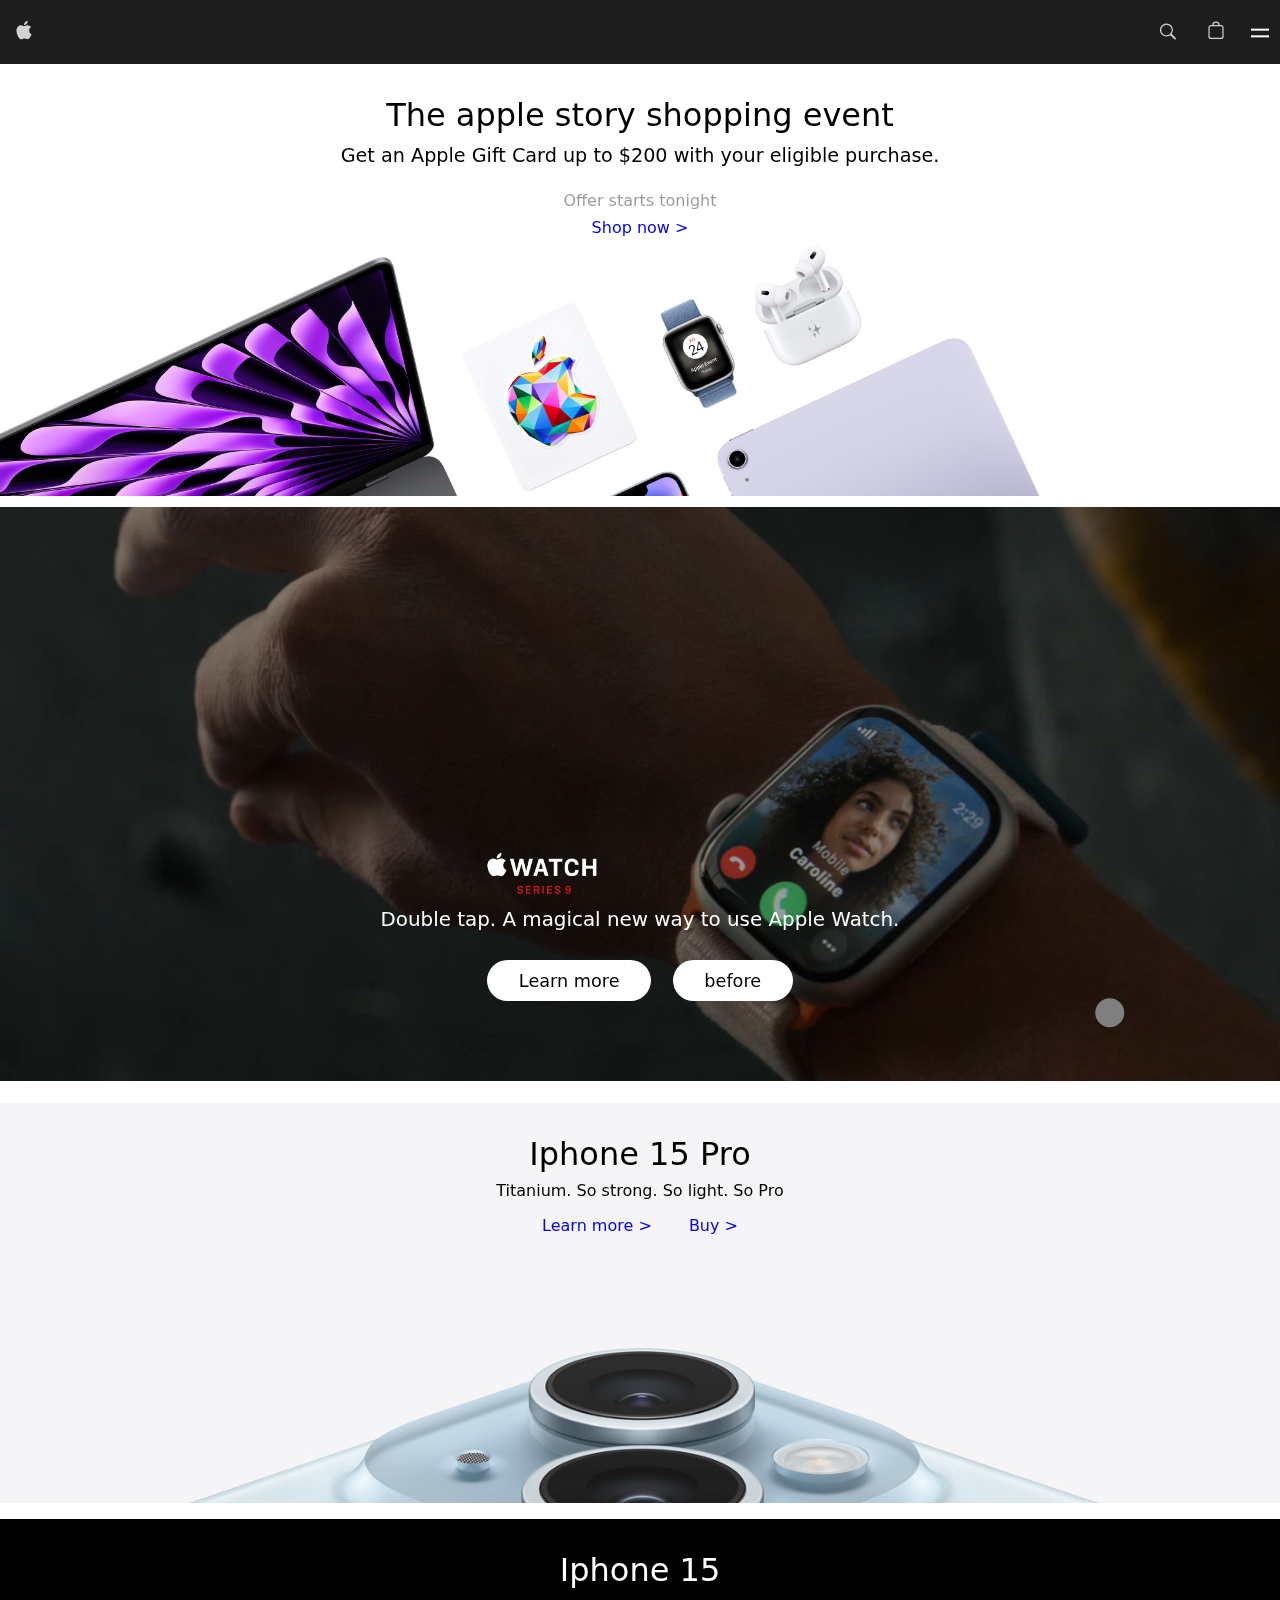
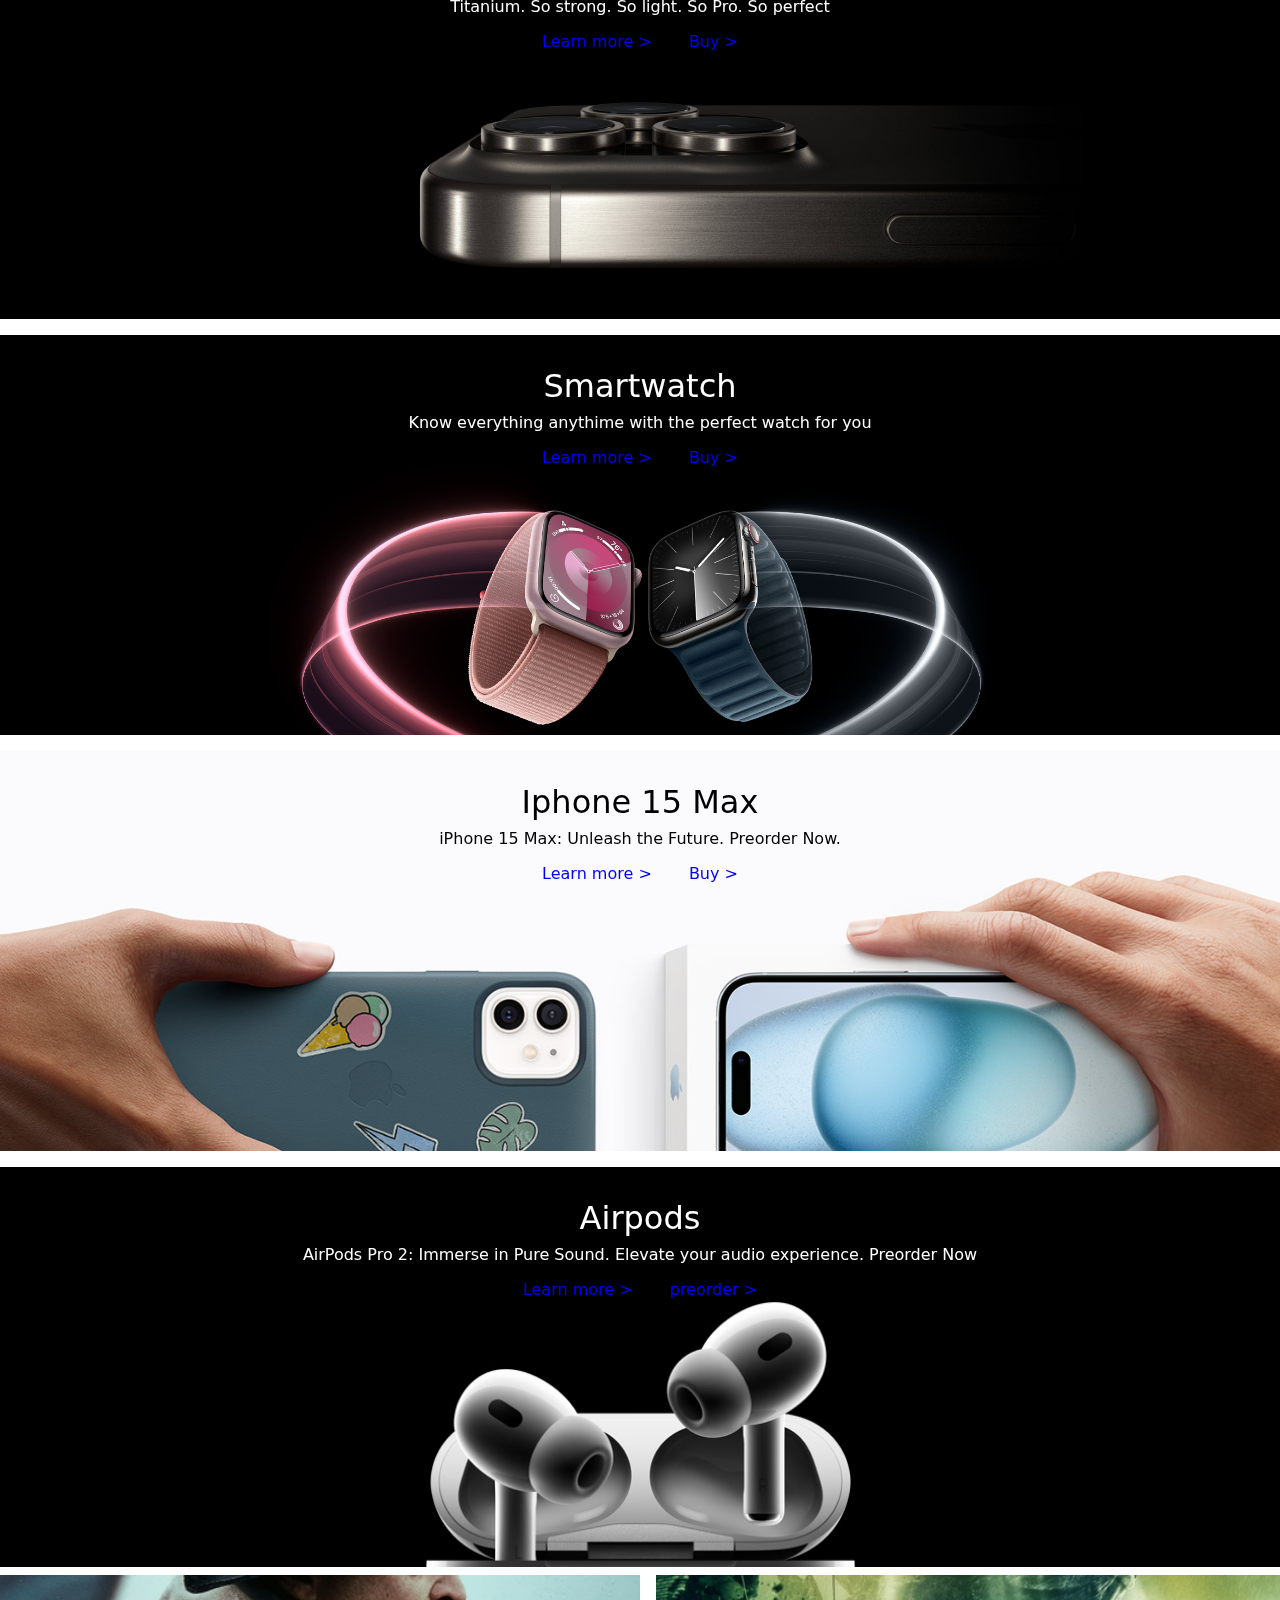
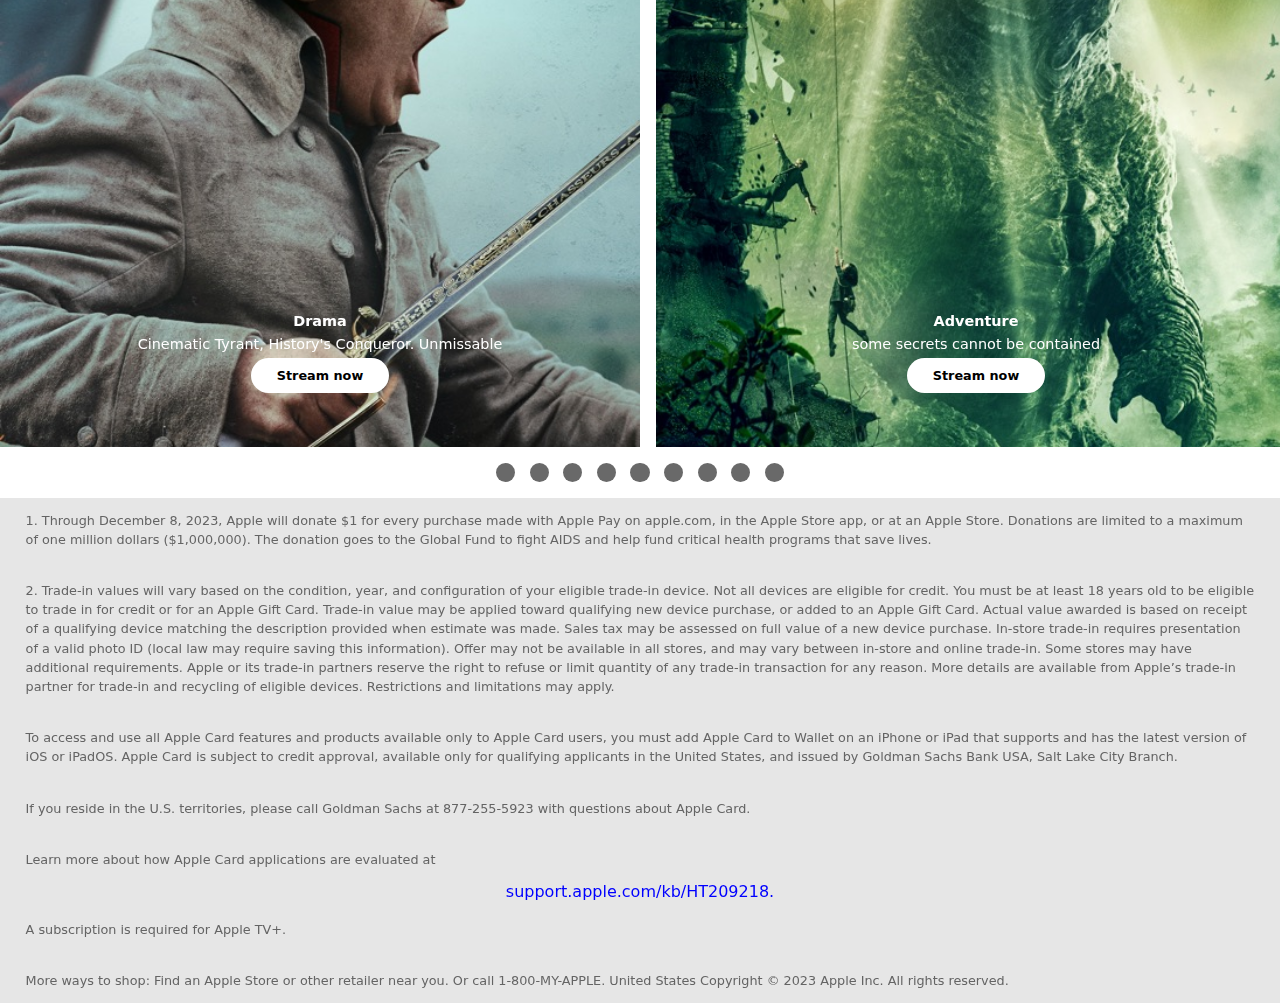
<file: index.html>
<!DOCTYPE html>
<html lang="en">
    
<head>
<meta charset="UTF-8">
<meta name="viewport" content="width=device-width, initial-scale=1.0">
<title>Apple</title>
<link rel="stylesheet" href="./css/pagina1.css">
<link rel="stylesheet" href="./css/main.css">
</head>

<body>
<main>
<!---------------->
<!--De Navigatie-->
<!---------------->
<header>
        <nav>
            <!-- Logo -->
            <svg height="48" viewBox="0 0 17 48" width="17" xmlns="http://www.w3.org/2000/svg"> <a href="./index.html"></a><path d="m15.5752 19.0792a4.2055 4.2055 0 0 0 -2.01 3.5376 4.0931 4.0931 0 0 0 2.4908 3.7542 9.7779 9.7779 0 0 1 -1.2755 2.6351c-.7941 1.1431-1.6244 2.2862-2.8878 2.2862s-1.5883-.734-3.0443-.734c-1.42 0-1.9252.7581-3.08.7581s-1.9611-1.0589-2.8876-2.3584a11.3987 11.3987 0 0 1 -1.9373-6.1487c0-3.61 2.3464-5.523 4.6566-5.523 1.2274 0 2.25.8062 3.02.8062.734 0 1.8771-.8543 3.2729-.8543a4.3778 4.3778 0 0 1 3.6822 1.841zm-6.8586-2.0456a1.3865 1.3865 0 0 1 -.2527-.024 1.6557 1.6557 0 0 1 -.0361-.337 4.0341 4.0341 0 0 1 1.0228-2.5148 4.1571 4.1571 0 0 1 2.7314-1.4078 1.7815 1.7815 0 0 1 .0361.373 4.1487 4.1487 0 0 1 -.9867 2.587 3.6039 3.6039 0 0 1 -2.5148 1.3236z"></path></svg>
            <!-- Zoekbalk -->
            <svg height="48" viewBox="0 0 17 48" width="17" xmlns="http://www.w3.org/2000/svg"><path d="m16.2294 29.9556-4.1755-4.0821a6.4711 6.4711 0 1 0 -1.2839 1.2625l4.2005 4.1066a.9.9 0 1 0 1.2588-1.287zm-14.5294-8.0017a5.2455 5.2455 0 1 1 5.2455 5.2527 5.2549 5.2549 0 0 1 -5.2455-5.2527z"></path></svg>
            <!-- Map -->
            <svg height="48" viewBox="0 0 17 48" width="17" xmlns="http://www.w3.org/2000/svg"><path d="m13.4575 16.9268h-1.1353a3.8394 3.8394 0 0 0 -7.6444 0h-1.1353a2.6032 2.6032 0 0 0 -2.6 2.6v8.9232a2.6032 2.6032 0 0 0 2.6 2.6h9.915a2.6032 2.6032 0 0 0 2.6-2.6v-8.9231a2.6032 2.6032 0 0 0 -2.6-2.6001zm-4.9575-2.2768a2.658 2.658 0 0 1 2.6221 2.2764h-5.2442a2.658 2.658 0 0 1 2.6221-2.2764zm6.3574 13.8a1.4014 1.4014 0 0 1 -1.4 1.4h-9.9149a1.4014 1.4014 0 0 1 -1.4-1.4v-8.9231a1.4014 1.4014 0 0 1 1.4-1.4h9.915a1.4014 1.4014 0 0 1 1.4 1.4z"></path></svg>            
            <!-- Hamburger menu icon -->
            
            <button>
                <span></span>
                <span></span>
            </button>
        </nav>        
</header>

<!--Dropdown menu-->
<nav>
    <ul>
        <li><a href="./index.html">Pagina 1</a></li>
        <li><a href="./html/2e_Pagina.html">Pagina 2</a></li>
        <li><a href="ink_to_Iphone">iPhone</a></li>
        <li><a href="ink_to_Watch">Watch</a></li>
        <li><a href="ink_to_Vision">Vision</a></li>
        <li><a href="ink_to_Airpods">Airpods</a></li>
        <li><a href="ink_to_TV&Home">TV & Home</a></li>
        <li><a href="ink_to_Entertainment">Entertainment</a></li>
        <li><a href="ink_to_Accessories">Accessories</a></li>
        <li><a href="ink_to_Mac">Support</a></li>
        <li><button onclick="setTheme('light')">Light</button></li>
        <li><button onclick="setTheme('dark')">Dark</button></li>
        <li><button onclick="setTheme('custom')">Custom</button></li>
    </ul>
</nav>


<!---------------->
<!----Homepagina--->
<!---------------->
<section>
    <h1> The apple story shopping event </h1>
        <h2> Get an Apple Gift Card up to $200 with your eligible purchase. </h2>
            <p> Offer starts tonight </p>
        <a href="./html/2e_Pagina.html"> Shop now &gt; </a> 
    <img src="./foto/ase-hero-202311.jpg" alt="">
</section>





<!---------------->
<!----Artikel 1--->
<!---------------->
<article>
    <img src="./foto/Logo/hero_logo_apple_watch_series_9__eg5xcrxghuaa_largetall-1.png" alt="">
    <video id="myVideo" src="./video/small_2x.mp4"></video>
    <h2> Double tap. A magical new way to use Apple Watch.</h2>
    <div>
        <a href="./html/link.html"> Learn more </a> 
        <a href="./html/link.html"> before </a>
    </div>
    <button onclick="toggleVideo()"></button>
</article>







<!--@@@@@@@@@@@@@@@@@-->
<!--Artikel collectie-->
<!--@@@@@@@@@@@@@@@@@-->
<ul>
    <li>
        <h3> Iphone 15 Pro</h3>
        <p> Titanium. So strong. So light. So Pro</p>
        <a href="./html/link.html"> Learn more &gt; </a> 
        <a href="./html/link.html"> Buy &gt;</a>
    </li>

    <li>
        <h3> Iphone 15</h3>
        <p> Titanium. So strong. So light. So Pro. So perfect</p>
        <a href="./html/link.html"> Learn more &gt; </a> 
        <a href="./html/link.html"> Buy &gt;</a>
    </li>

    <li>
        <h3> Smartwatch</h3>
        <p> Know everything anythime with the perfect watch for you</p>
        <a href="./html/link.html"> Learn more &gt; </a> 
        <a href="./html/link.html"> Buy &gt;</a>
    </li>

    <li>
        <h3> Iphone 15 Max</h3>
        <p> iPhone 15 Max: Unleash the Future. Preorder Now.</p>
        <a href="./html/link.html"> Learn more &gt; </a> 
        <a href="./html/link.html"> Buy &gt;</a>
    </li>

    <li>
        <h3> Airpods</h3>
        <p> AirPods Pro 2: Immerse in Pure Sound. Elevate your audio experience. Preorder Now</p>
        <a href="./html/link.html"> Learn more &gt; </a> 
        <a href="./html/link.html"> preorder &gt;</a>
    </li>

</ul>

<!---------------->
<!----Film 1--->
<!---------------->

<nav id="bolletjesAndAutoScroll" class="caroCarrousel" aria-label="Voorbeeld met bolletjes en auto-scroll na bepaalde tijd" tabIndex="-1">
    <ul>
        <li id="element1">
        <h3> Drama</h3>
        <p> Cinematic Tyrant, History's Conqueror. Unmissable</p>
        <a> Stream now</a>
        </li>
        
        <li id="element2">
        <h3> Adventure</h3>
        <p> some secrets cannot be contained</p>
        <a> Stream now</a>

        <li id="element3">         
        <h3> Drama</h3>
        <p> A new gold rush begins now</p>
        <a> Stream now</a></li>

        <li id="element4">           
        <h3> Comedy</h3>
        <p> A true story of friends</p>
        <a> Stream now</a></li>

        <li id="element5">
        <h3> Comedy</h3>
        <p> Alchemy in love </p>
        <a> Stream now</a></li>

        <li id="element6">            
        <h3> Adventure</h3>
        <p> How she became a star</p>
        <a> Stream now</a></li>

        <li id="element7">            
        <h3> Adventure</h3>
        <p> Marry Christmess </p>
        <a> Stream now</a></li>

        <li id="element8">            
        <h3> adventure</h3>
        <p> The reallest dog of all time</p>
        <a> Stream now</a></li>
        
        <li id="element9">            
        <h3> adventure</h3>
        <p> The race of all time </p>
        <a> Stream now</a></li>
    </ul>
  
    <ul>
      <li><a href="#element1" aria-label="go to element1"></a></li>
      <li><a href="#element2" aria-label="go to element2"></a></li>
      <li><a href="#element3" aria-label="go to element3"></a></li>
      <li><a href="#element4" aria-label="go to element4"></a></li>
      <li><a href="#element5" aria-label="go to element5"></a></li>
      <li><a href="#element6" aria-label="go to element6"></a></li>
      <li><a href="#element7" aria-label="go to element7"></a></li>
      <li><a href="#element8" aria-label="go to element8"></a></li>
      <li><a href="#element9" aria-label="go to element9"></a></li>
  </ul>
</nav>

<footer>
    <p> 1. Through December 8, 2023, Apple will donate $1 for every purchase made with Apple Pay on apple.com, in the Apple Store app, or at an Apple Store. Donations are limited to a maximum of one million dollars ($1,000,000). The donation goes to the Global Fund to fight AIDS and help fund critical health programs that save lives. </p>
    <p> 2. Trade-in values will vary based on the condition, year, and configuration of your eligible trade-in device. Not all devices are eligible for credit. You must be at least 18 years old to be eligible to trade in for credit or for an Apple Gift Card. Trade-in value may be applied toward qualifying new device purchase, or added to an Apple Gift Card. Actual value awarded is based on receipt of a qualifying device matching the description provided when estimate was made. Sales tax may be assessed on full value of a new device purchase. In-store trade-in requires presentation of a valid photo ID (local law may require saving this information). Offer may not be available in all stores, and may vary between in-store and online trade-in. Some stores may have additional requirements. Apple or its trade-in partners reserve the right to refuse or limit quantity of any trade-in transaction for any reason. More details are available from Apple’s trade-in partner for trade-in and recycling of eligible devices. Restrictions and limitations may apply. </p>
    <p> To access and use all Apple Card features and products available only to Apple Card users, you must add Apple Card to Wallet on an iPhone or iPad that supports and has the latest version of iOS or iPadOS. Apple Card is subject to credit approval, available only for qualifying applicants in the United States, and issued by Goldman Sachs Bank USA, Salt Lake City Branch. </p>
    <p> If you reside in the U.S. territories, please call Goldman Sachs at 877-255-5923 with questions about Apple Card. </p>
    <p> Learn more about how Apple Card applications are evaluated at </p>
    
    <a href="./index.html"> support.apple.com/kb/HT209218.</a>
    <p> A subscription is required for Apple TV+.</p>

    <P> More ways to shop: Find an Apple Store or other retailer near you. Or call 1-800-MY-APPLE.
    United States
    Copyright © 2023 Apple Inc. All rights reserved.</p>

</footer>

</main>

<script src="/javascript/script.js"></script>

</body>
</html>
</file>
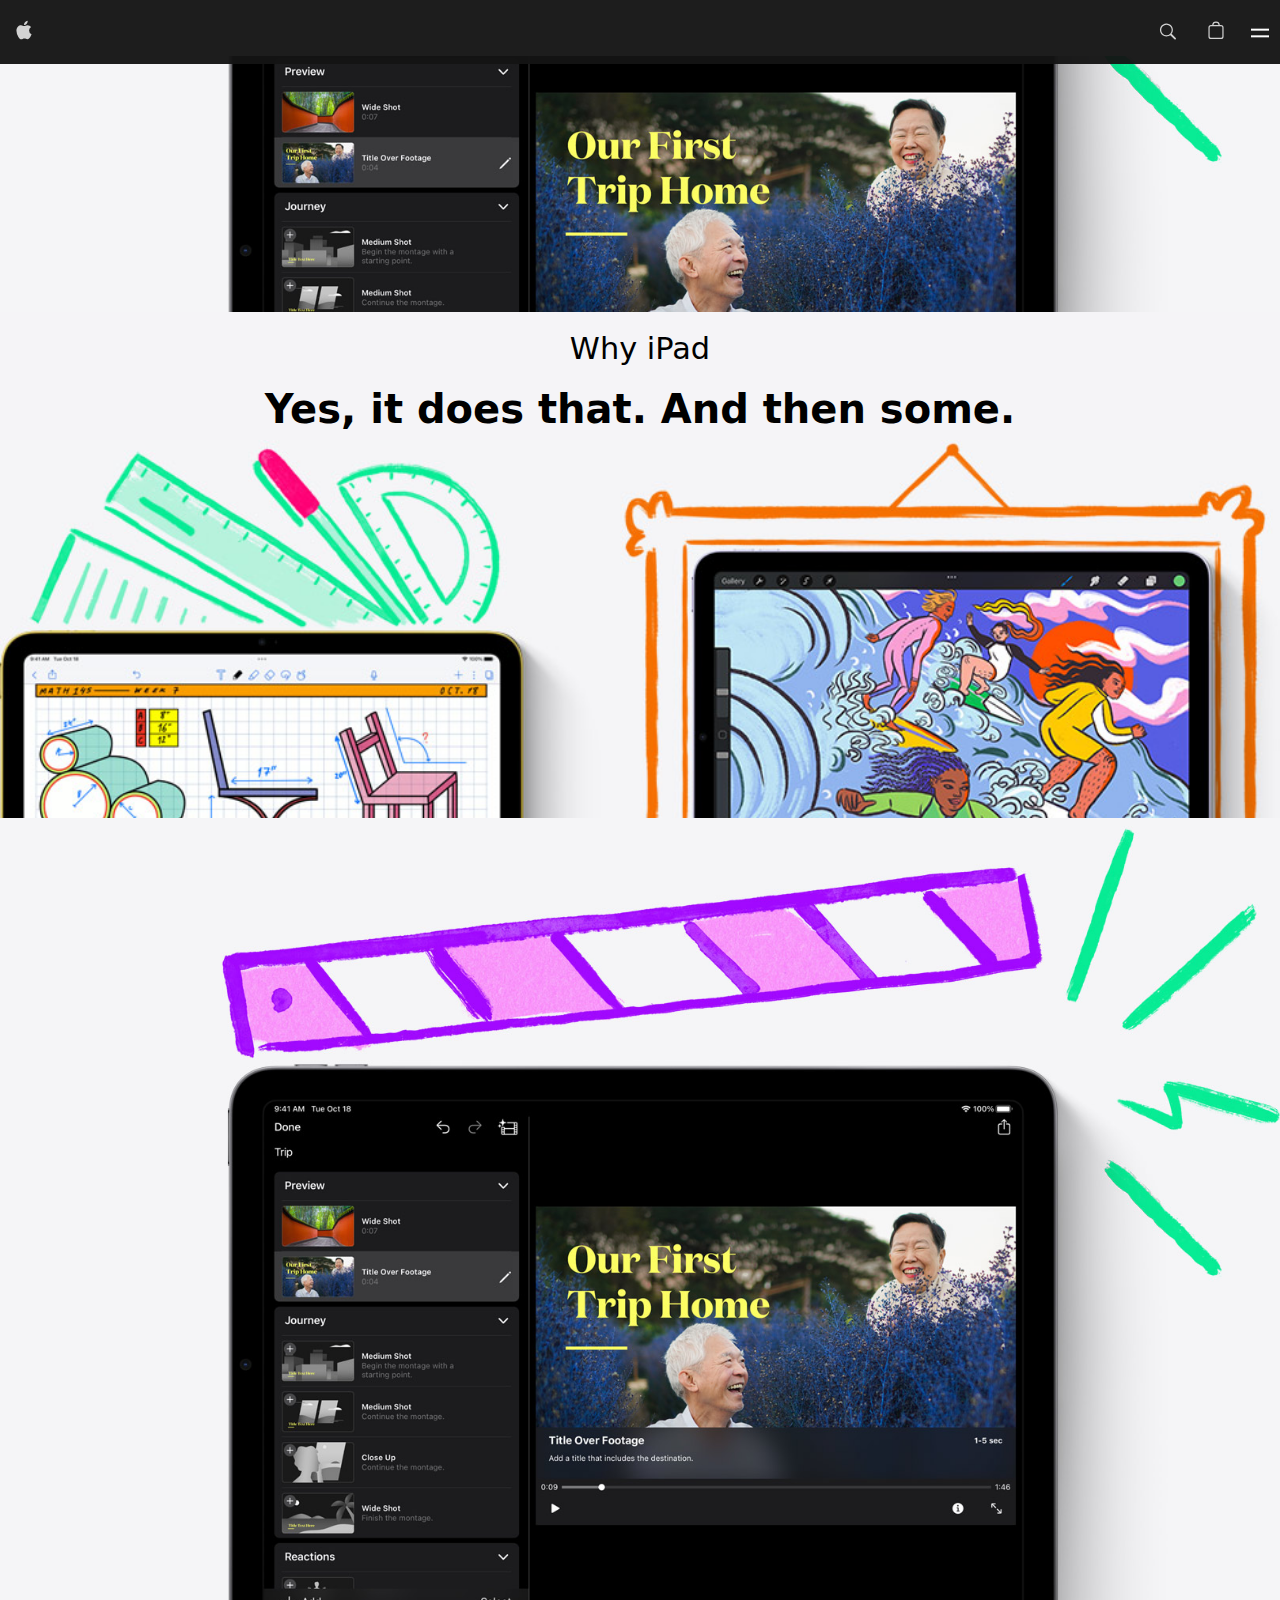
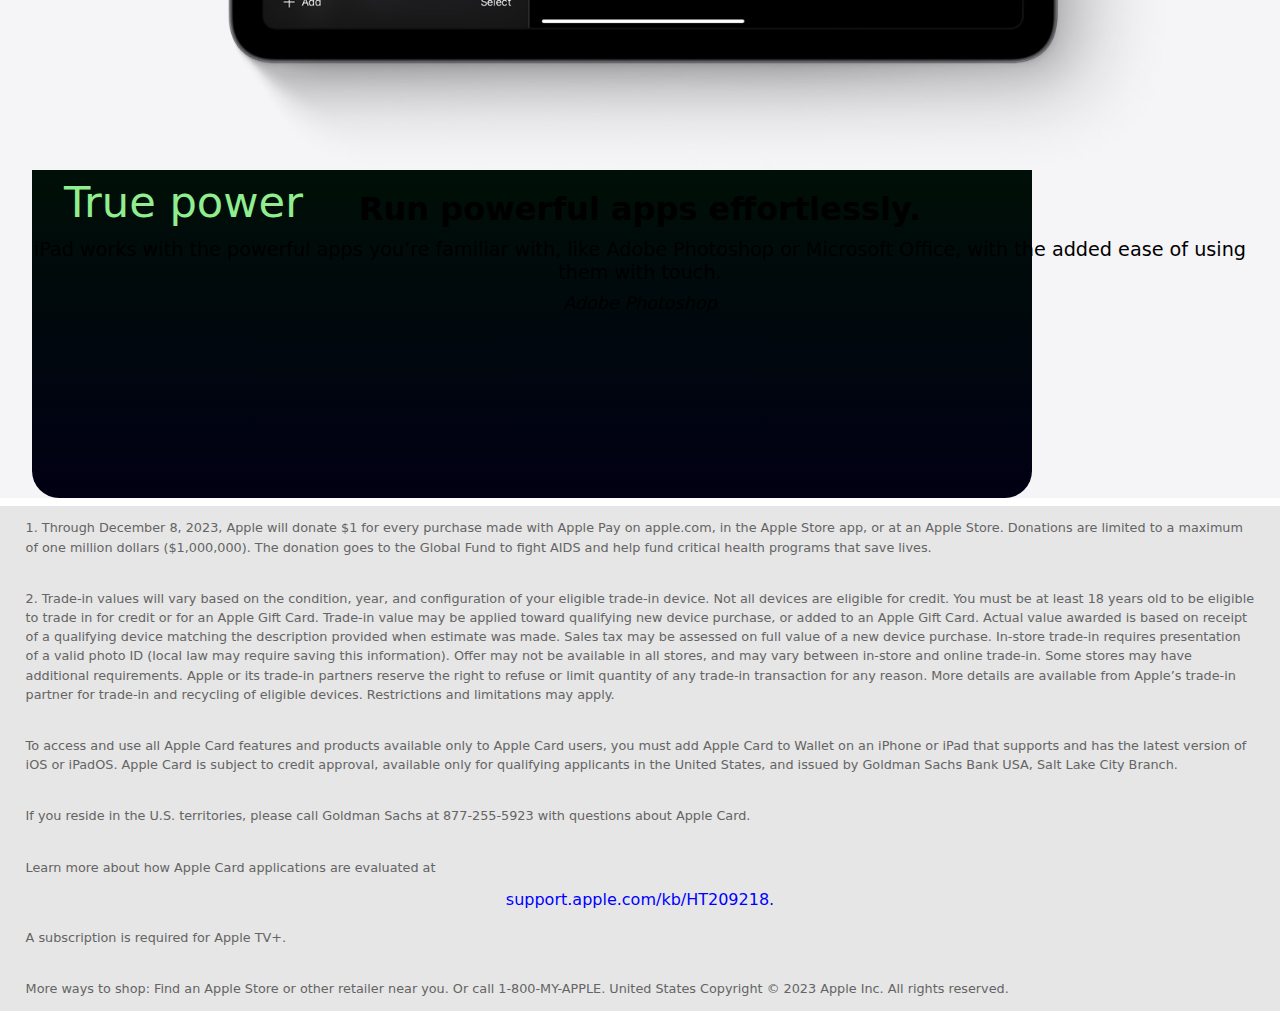
<file: html/2e_Pagina.html>
<!DOCTYPE html>
<html lang="en">
<head>
    <meta charset="UTF-8">
    <meta name="viewport" content="width=device-width, initial-scale=1.0">
    <title>Tweede pagina</title>
    <link rel="stylesheet" href="../css/pagina2.css">
    <link rel="stylesheet" href="../css/main.css">
</head>
<body>

<main>


<!---------------->
<!--De Navigatie-->
<!---------------->
<header>
    <nav>
        <!-- Logo -->
        <svg height="48" viewBox="0 0 17 48" width="17" xmlns="http://www.w3.org/2000/svg"> <a href="./index.html"></a><path d="m15.5752 19.0792a4.2055 4.2055 0 0 0 -2.01 3.5376 4.0931 4.0931 0 0 0 2.4908 3.7542 9.7779 9.7779 0 0 1 -1.2755 2.6351c-.7941 1.1431-1.6244 2.2862-2.8878 2.2862s-1.5883-.734-3.0443-.734c-1.42 0-1.9252.7581-3.08.7581s-1.9611-1.0589-2.8876-2.3584a11.3987 11.3987 0 0 1 -1.9373-6.1487c0-3.61 2.3464-5.523 4.6566-5.523 1.2274 0 2.25.8062 3.02.8062.734 0 1.8771-.8543 3.2729-.8543a4.3778 4.3778 0 0 1 3.6822 1.841zm-6.8586-2.0456a1.3865 1.3865 0 0 1 -.2527-.024 1.6557 1.6557 0 0 1 -.0361-.337 4.0341 4.0341 0 0 1 1.0228-2.5148 4.1571 4.1571 0 0 1 2.7314-1.4078 1.7815 1.7815 0 0 1 .0361.373 4.1487 4.1487 0 0 1 -.9867 2.587 3.6039 3.6039 0 0 1 -2.5148 1.3236z"></path></svg>
        <!-- Zoekbalk -->
        <svg height="48" viewBox="0 0 17 48" width="17" xmlns="http://www.w3.org/2000/svg"><path d="m16.2294 29.9556-4.1755-4.0821a6.4711 6.4711 0 1 0 -1.2839 1.2625l4.2005 4.1066a.9.9 0 1 0 1.2588-1.287zm-14.5294-8.0017a5.2455 5.2455 0 1 1 5.2455 5.2527 5.2549 5.2549 0 0 1 -5.2455-5.2527z"></path></svg>
        <!-- Map -->
        <svg height="48" viewBox="0 0 17 48" width="17" xmlns="http://www.w3.org/2000/svg"><path d="m13.4575 16.9268h-1.1353a3.8394 3.8394 0 0 0 -7.6444 0h-1.1353a2.6032 2.6032 0 0 0 -2.6 2.6v8.9232a2.6032 2.6032 0 0 0 2.6 2.6h9.915a2.6032 2.6032 0 0 0 2.6-2.6v-8.9231a2.6032 2.6032 0 0 0 -2.6-2.6001zm-4.9575-2.2768a2.658 2.658 0 0 1 2.6221 2.2764h-5.2442a2.658 2.658 0 0 1 2.6221-2.2764zm6.3574 13.8a1.4014 1.4014 0 0 1 -1.4 1.4h-9.9149a1.4014 1.4014 0 0 1 -1.4-1.4v-8.9231a1.4014 1.4014 0 0 1 1.4-1.4h9.915a1.4014 1.4014 0 0 1 1.4 1.4z"></path></svg>            
        <!-- Hamburger menu icon -->
        
        <button>
            <span></span>
            <span></span>
        </button>
    </nav>        

<!---------------->
<!--DropdownMenu-->
<!---------------->
</header>
<!--Dropdown menu-->
<nav>
    <ul>
        <li><a href="../index.html">Pagina 1</a></li>
        <li><a href="./html/2e_Pagina.html">Pagina 2</a></li>
        <li><a href="ink_to_Iphone">iPhone</a></li>
        <li><a href="ink_to_Watch">Watch</a></li>
        <li><a href="ink_to_Vision">Vision</a></li>
        <li><a href="ink_to_Airpods">Airpods</a></li>
        <li><a href="ink_to_TV&Home">TV & Home</a></li>
        <li><a href="ink_to_Entertainment">Entertainment</a></li>
        <li><a href="ink_to_Accessories">Accessories</a></li>
        <li><a href="ink_to_Mac">Support</a></li>
        <li><button onclick="setTheme('light')">Light</button></li>
        <li><button onclick="setTheme('dark')">Dark</button></li>
        <li><button onclick="setTheme('custom')">Custom</button></li>
    </ul>
</nav>

<!---------------->
<!--eerste artikel-->
<!---------------->
<article>
        <img src="../foto/Ipad/hero__dabgrginuqy6_medium_2x.jpg" alt="">
            <h1> Why iPad </h1>
            <p> Yes, it does that. And then some.</p>
            <img src="../foto/Ipad/bottom__fnnchnizjlu2_small_2x.jpg" alt="">
            <h2>iPad is so versatile, it’s more than up to any task. Whether you’re working on a project, expressing your creativity, or playing an immersive game, iPad is a fun and powerful way to get it done. Here are just a few of the countless things you can do with iPad.</h2>
</article>



<!------------------>
<!--tweede artikel-->
<!------------------>
<article>
    <img src="../foto/Ipad/hero__dabgrginuqy6_medium_2x.jpg" alt="">
    <h3>  Run powerful apps effortlessly.  </h3>
    <p>iPad works with the powerful apps you’re familiar with, like Adobe Photoshop or Microsoft Office, with the added ease of using them with touch.</p>
    <p> Adobe Photoshop</p>
</article>

<!------------------>
<!--tweede artikel-->
<!------------------>
<article>
    <section>
        <h4> True power</h4>
        <p> voor mijn antwoord is dit</p>
    </section>

</article>

<footer>
    <p> 1. Through December 8, 2023, Apple will donate $1 for every purchase made with Apple Pay on apple.com, in the Apple Store app, or at an Apple Store. Donations are limited to a maximum of one million dollars ($1,000,000). The donation goes to the Global Fund to fight AIDS and help fund critical health programs that save lives. </p>
    <p> 2. Trade-in values will vary based on the condition, year, and configuration of your eligible trade-in device. Not all devices are eligible for credit. You must be at least 18 years old to be eligible to trade in for credit or for an Apple Gift Card. Trade-in value may be applied toward qualifying new device purchase, or added to an Apple Gift Card. Actual value awarded is based on receipt of a qualifying device matching the description provided when estimate was made. Sales tax may be assessed on full value of a new device purchase. In-store trade-in requires presentation of a valid photo ID (local law may require saving this information). Offer may not be available in all stores, and may vary between in-store and online trade-in. Some stores may have additional requirements. Apple or its trade-in partners reserve the right to refuse or limit quantity of any trade-in transaction for any reason. More details are available from Apple’s trade-in partner for trade-in and recycling of eligible devices. Restrictions and limitations may apply. </p>
    <p> To access and use all Apple Card features and products available only to Apple Card users, you must add Apple Card to Wallet on an iPhone or iPad that supports and has the latest version of iOS or iPadOS. Apple Card is subject to credit approval, available only for qualifying applicants in the United States, and issued by Goldman Sachs Bank USA, Salt Lake City Branch. </p>
    <p> If you reside in the U.S. territories, please call Goldman Sachs at 877-255-5923 with questions about Apple Card. </p>
    <p> Learn more about how Apple Card applications are evaluated at </p>
    
    <a href="./index.html"> support.apple.com/kb/HT209218.</a>
    <p> A subscription is required for Apple TV+.</p>

    <P> More ways to shop: Find an Apple Store or other retailer near you. Or call 1-800-MY-APPLE.
    United States
    Copyright © 2023 Apple Inc. All rights reserved.</p>

</footer>
</main>

<script src="../javascript/script.js"></script>

</body>
</html>
</file>
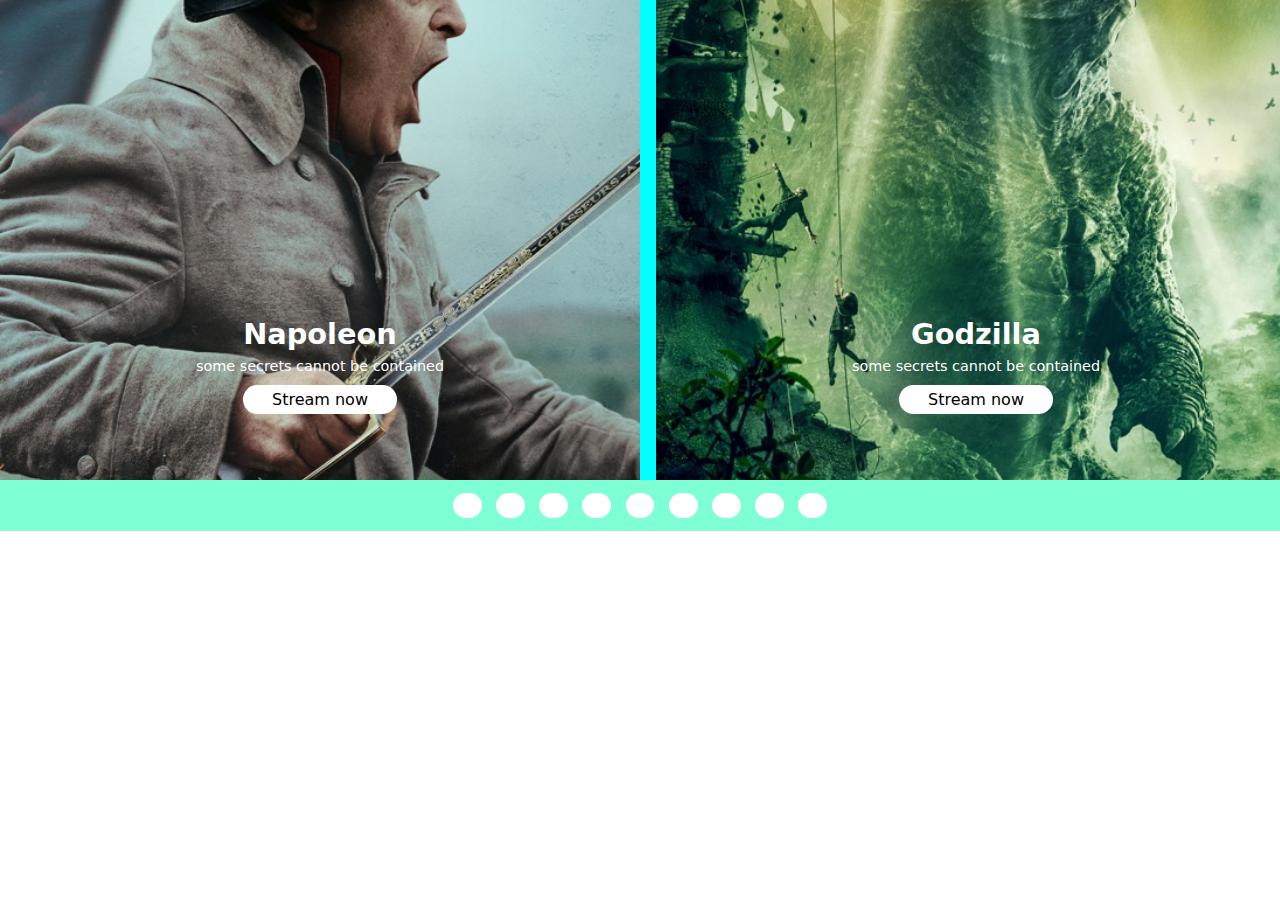
<file: html/gewoon.html>
<!DOCTYPE html>
<html lang="en">
<head>
    <meta charset="UTF-8">
    <meta name="viewport" content="width=device-width, initial-scale=1.0">
    <link rel="stylesheet" href="../css/test.css">
    <title>Document</title>
</head>
<body>


<nav id="bolletjesAndAutoScroll" class="caroCarrousel" aria-label="Voorbeeld met bolletjes en auto-scroll na bepaalde tijd" tabIndex="-1">
  <ul>
    <li id="element1">
          <h3> Napoleon</h3>
          <p> some secrets cannot be contained </p>
          <a> Stream now</a>
    </li>
    
    <li id="element2">
      <h3> Godzilla</h3>
      <p> some secrets cannot be contained </p>
      <a> Stream now</a>

    <li id="element3">         
      <h3> adventure</h3>
    <p> some secrets cannot be contained </p>
    <a> Stream now</a></li>

    <li id="element4">           
      <h3> adventure</h3>
      <p> some secrets cannot be contained </p>
      <a> Stream now</a></li>

    <li id="element5">
      <h3> adventure</h3>
      <p> some secrets cannot be contained </p>
      <a> Stream now</a></li>

    <li id="element6">            
      <h3> adventure</h3>
      <p> some secrets cannot be contained </p>
      <a> Stream now</a></li>

    <li id="element7">            
      <h3> adventure</h3>
      <p> some secrets cannot be contained </p>
      <a> Stream now</a></li>

    <li id="element8">            
      <h3> adventure</h3>
      <p> some secrets cannot be contained </p>
      <a> Stream now</a></li>
      
    <li id="element9">            
      <h3> adventure</h3>
      <p> some secrets cannot be contained </p>
      <a> Stream now</a></li>
  </ul>

  <ul>
    <li><a href="#element1" aria-label="go to element1"></a></li>
    <li><a href="#element2" aria-label="go to element2"></a></li>
    <li><a href="#element3" aria-label="go to element3"></a></li>
    <li><a href="#element4" aria-label="go to element4"></a></li>
    <li><a href="#element5" aria-label="go to element5"></a></li>
    <li><a href="#element6" aria-label="go to element6"></a></li>
    <li><a href="#element7" aria-label="go to element7"></a></li>
    <li><a href="#element8" aria-label="go to element8"></a></li>
    <li><a href="#element9" aria-label="go to element9"></a></li>
</ul>

</nav>

    

</body>
<script href="../javascript/test.js"></script>
</html>
</file>
<file: css/pagina1.css>
/****************/
/* Artikel 1 */
/****************/

section:first-of-type {
  padding-top: 4em ;

  display: flex;
  flex-direction: column;

  height: 26em;
  
  width: 100%;

  text-align: center;
  overflow: hidden;

  
}

section:first-of-type h1 {
  height: auto;

  max-width: 100%;
  padding: 0 3em;

  font-weight: lighter;
  font-weight: 500;
  font-size: 2em;

}


section:first-of-type h2 {
  padding: 0 3.4em;

  font-weight: lighter;
  font-size: 1.2em;
  font-weight: 300;

}

section:first-of-type p {
  opacity: 40%;
  padding-top: 1em;
  
  font-weight: lighter;
  font-size: 1em;
  font-weight: 300;
}

section:first-of-type a {
  font-weight: lighter;
  font-size: 1em;
  font-weight: 300;
}

section:first-of-type img {
  z-index: -1;
  width: 100%;
  height: auto;
  min-width: 50em;

  object-fit: cover;

  transform:translateX(-10em)
}











/****************/
/* FILMPJE */
/****************/

article:first-of-type {
  display: flex;
  flex-direction: column;
  gap: 1em;

  height: 53em;

  text-align: center;
  font-size: .69em;
  color: white;
  font-weight: 100;
}

article:first-of-type img  {
  position: relative;
  top: 59%;
  left: 38%;

  max-width: max-content;

  width: 10em;

  justify-content: center;

}

article:first-of-type  h2{
  margin-top: 17.5em;
  padding-top: 17em;
  padding: 0 5em;

  font-weight: 300;
  font-size: 1.8em;
  color: white;
}

article:first-of-type div  {
  display: flex;
  flex-direction: row;
  gap: 1.2em;

  justify-content: center;

  font-size: 1.6em;
}

article:first-of-type a  {
  padding: .6em 1.8em;

  justify-content: center;


  border-style: none;
  border-top-left-radius: 1.7em; /* Left half-circle */
  border-bottom-left-radius: 1.7em;
  border-top-right-radius: 1.7em; /* Right half-circle */
  border-bottom-right-radius: 1.7em;
  background-color: white;
  
  font-weight: 200;
  color: black;
}


article:first-of-type a:hover  {
  opacity: 90;

  color: darkgrey;
}

article:first-of-type button  {
  position: relative;
  bottom: 1em;
  left: 86%;

  width: 1.3em;
  height: 1.3em;

  background-color: grey;
  border-radius: 100%;
  border-style: none;

  font-size: 2em;

  transform: translate(-20%, -10%);
}

article:first-of-type video  {
  z-index: -1;
  object-fit: cover;
  position: absolute;

  width: 100%;
  height: 100%;
  max-height: 52em;
}

@media (prefers-prefers-reduced-motion) {
  article:first-of-type video  {
     z-index: -1;
     object-fit: cover;
     position: absolute;
  
     width: 100%;
     height: 100%;
     max-height: 52em;
  }
}













/****************/
/* MEERDERE ARTIKELEN */
/****************/
ul:nth-child(5) li {
  height: 25em;
  background-position: -9em;
  background-repeat: no-repeat;
  background-position: center;
  background-size:cover;
}

ul:nth-child(5) li h3 {
  padding-top: 1em;
  font-size: 2em;
  font-weight: 500;
}

ul:nth-child(5) li a {
  position: relative;
  top: 1em;

  padding: 1em;
  font-size: 1em;
  font-weight: 300;
}


/* Fotos voor achtergrond of specefieke vorm*/
ul:nth-child(5) li:nth-child(1) {
  background-image: url(../foto/Home/promo_iphone15_announce__fmxxi8r9fkuy_small_2x.jpg);
}

ul:nth-child(5) li:nth-child(2) {
  background-image: url(../foto/Home/hero_iphone15pro__i70z9oz3hj2i_large_2x.jpg);
}

ul:nth-child(5) li:nth-child(2) {
  color: white;
}

ul:nth-child(5) li:nth-child(3) {
  background-image: url(../foto/Home/hero_apple_watch_series_9_order__d0fi9mb84dci_largetall.jpg);
}

ul:nth-child(5) li:nth-child(3) {
  color: white;
}

ul:nth-child(5) li:nth-child(4) {
  background-image: url(../foto/Home/promo_iphone_tradein__bugw15ka691e_small_2x.jpg);
}

ul:nth-child(5) li:nth-child(5) {
  background-image: url(../foto/Home/promo_iphone15_announce__fmxxi8r9fkuy_small_2x.jpg);
}

ul:nth-child(5) li:nth-child(5) {
  background-image: url(../foto/Home/promo_airpods_pro_order__d8xv36p4uwae_large.jpg);
}

ul:nth-child(5) li:nth-child(5) {
  color: white;
}

/******************************/
/* DE CAROCARROUSEL CONTAINER */
/******************************/

.caroCarrousel ul:nth-child(1) {
  margin-top: -0.5em;

  list-style: none;
  display: flex;
  gap: 1em;

  height: 30em;
  width: 100%;

  overflow: hidden;
  scroll-snap-type: inline mandatory;
  scroll-behavior: smooth;
  overflow-y: hidden;
  color: white;
}  


.caroCarrousel ul:nth-child(1) h3 {
  padding-top: 23em;
  font-size: .9em;
}

.caroCarrousel ul:nth-child(1) p {
  font-size: .9em;
  font-weight: 100;
  padding: 0 1em;
}

.caroCarrousel ul:nth-child(1) a {
  position: relative;
  top: 1em;
  padding: .8em 2em;

  justify-content: center;

  border-style: none;
  border-top-left-radius: 1.7em; /* Left half-circle */
  border-bottom-left-radius: 1.7em;
  border-top-right-radius: 1.7em; /* Right half-circle */
  border-bottom-right-radius: 1.7em;
  background-color: white;

  font-size: .8em;
  font-weight: 700;
  color: black;

  cursor: pointer;
}

.caroCarrousel ul:nth-child(1) a:hover {
  color: cadetblue;
}

.caroCarrousel ul:nth-child(1) li {
  flex-basis: 50%;
  flex-shrink: 0;
  scroll-snap-align:center;

  background-position: center;
  background-repeat: no-repeat;
  background-size: 100%;
}

.caroCarrousel ul:nth-child(1) li:nth-child(1){
  background-image: url(../foto/Home/1.jpg);
}

.caroCarrousel ul:nth-child(1) li:nth-child(2){
  background-image: url(../foto/Home/2.jpg);
}

.caroCarrousel ul:nth-child(1) li:nth-child(3){
  background-image: url(../foto/Home/3.jpg);
}

.caroCarrousel ul:nth-child(1) li:nth-child(4){
  background-image: url(../foto/Home/4.jpg);
}

.caroCarrousel ul:nth-child(1) li:nth-child(5){
  background-image: url(../foto/Home/6.jpg);
}

.caroCarrousel ul:nth-child(1) li:nth-child(6){
  background-image: url(../foto/Home/5.jpg);
}

.caroCarrousel ul:nth-child(1) li:nth-child(7){
  background-image: url(../foto/Home/8.jpg);
}

.caroCarrousel ul:nth-child(1) li:nth-child(8){
  background-image: url(../foto/Home/9.jpg);
}

.caroCarrousel ul:nth-child(1) li:nth-child(9){
  background-image: url(../foto/Home/10.jpg);
}



/****************/
/* DE BOLLETJES */
/****************/
.caroCarrousel ul:nth-child(2) {
margin-top: -0.5em;
list-style: none;

height: 3.2em;

display: flex;

justify-content: center;
gap:.1em;
}


/* een bolletje container */
.caroCarrousel  ul:nth-child(2) li {
  flex-basis: 1em; 
}


/* de bolletjes */
.caroCarrousel ul:nth-child(2) a {
  position: relative;
  top: 1em;
  padding: .001em .6em;
  margin: .4em;

  background-color: dimgrey;

  border-top-left-radius: 1.7em; /* Left half-circle */
  border-bottom-left-radius: 1.7em;
  border-top-right-radius: 1.7em; /* Right half-circle */
  border-bottom-right-radius: 1.7em;
}

/* de bolletjes */
.caroCarrousel ul:nth-child(2) a:hover {
  background-color: gray;
}
</file>
<file: css/main.css>
/****************/
/* Grote aanpassingen */
/****************/

/* algemeen style */
* {
    margin: 0;
    margin-top: 0.5em;
    padding: 0;
    font-family: system-ui, -apple-system, BlinkMacSystemFont, 'Segoe UI', Roboto, Oxygen, Ubuntu, Cantarell, 'Open Sans', 'Helvetica Neue', sans-serif;
    text-align: center;
}

/* image */
img {
    width: 100%;
}

/* Links */
a {
    text-decoration: none;
    color: white;
}







/****************/
/* Navigatie */
/****************/

/* positioneren nav */
header nav {
    z-index: 10;

    position: fixed;
    top: -1em;
    height: 4.5em;
    display: flex;

    width: 100%;

    align-items: center;
    background-color: rgba(20, 20, 20, 0.96);
}

/* svg styling */
header nav svg {
    z-index: 1;
    position: relative;
    width: 3em;
    height: 3em;
    
    fill: rgb(210, 210, 210);
    
    cursor: pointer;
}

/* Apple logo positionering */
header nav svg:first-child {
    margin-right: auto;
}


/* Hamburger menu icon animatie */
header nav svg:hover {
    fill: white;
}

/* hamburger menu button styling */
header nav button {
    position: fixed;
    position: relative;
    display: grid;

    margin-bottom: .2em;

    width: 3em; 
    height: 3em; 

    cursor: pointer;
    appearance: none;
    border: none;
    background: none;
    place-content: center;

    transition: transform 0.3s ease;
}

/* styling van de lijn */
header nav button span {
    grid-column-start: 1;
    grid-row-start: 1;

    width: 1.15rem;
    height: .14em; 

    background-color: #fff; 
    transition: translate .3s .15s, rotate .3s 0s;
}

/* animatie */
header nav button span:nth-of-type(1) {
    translate: 0 -.25em; /* Gemaakt met Sanne, werkt niet zonder foutmelding */
    rotate: 0deg;
}

/* animatie */
header nav button span:nth-of-type(2) {
    translate: 0 .25em;
    rotate: 0deg;
}

/* AAnimatie naar X (@css elementen)*/
header nav button.nav-open span {
    transition: translate .3s 0s, rotate .3s .15s;
}

/* AAnimatie naar X (@css elementen)*/
header nav button.nav-open span:nth-of-type(1) {
    translate: 0 0;
    rotate: 45deg;
}

/* AAnimatie naar X (@css elementen)*/
header nav button.nav-open span:nth-of-type(2) {
    translate: 0 0;
    rotate: -45deg;
}







/****************/
/* Dropdown Menu */
/****************/

/* Stijl van dropdown menu & eerste locatie)*/
nav:nth-child(2) ul {
    z-index: 9;

    position: absolute;
    top: -35em;
    height: 28em;
    width: 100%;

    display: flex;
    flex-direction: column;
    gap: .1em;

    background-color: black;

    font-weight: 600;
    font-size: 1.6em;
    list-style: none;
    color: white;
}

/* Li plaatsing*/
nav:nth-child(2) ul li {
    position: relative;
    top: 2em;

    text-align: left;
    padding-left: 1em;
}

nav:nth-child(2) ul li a {
    color: white;
}


/*******************************************************************************************/
/*voor mijn opdracht om te laten zien dat ik verschillende stijlen kan gebruiken*/
nav:nth-child(2) ul li button {
    text-align: center;

    width: 5em;
    height: 2em;
    
    background-color: white;
    border-top-left-radius: 1.4em; /* Left half-circle */
    border-bottom-left-radius: 1.4em;
    border-top-right-radius: 1.4em; /* Right half-circle */
    border-bottom-right-radius: 1.4em;
    border: none;
}

nav:nth-child(2) button:hover {
    background-color: #66a9df;
    color: white;
    transition: 1s;
    cursor: pointer;
    content: none;
}

/* Animatie van dropdown menu, er zit een class in de css om het te laten werken*/
nav:nth-child(2).dropdown ul {
    transform: translateY(36.5em);
    transition: 1s;
}

/* Hover animatie met een ">")*/
nav:nth-child(2) ul li:hover::after {
    letter-spacing: 4em;
    content:' > '; 
    position: relative;

    transition: translate .3s
}










/****************/
/* FOOTER + */
/****************/

footer {
    max-height: 66em;
    background-color:rgb(230, 230, 230);
 }
 
 footer p {
    padding: 1em 2em;

    display: flex;
    flex-direction: column;    
    gap: 2em;


    text-align: left;
    font-weight: 100;
    font-size: .68em;
    line-height: 1.5em;
    font-size: .8em;
    color:rgb(100, 100, 100) ;
 }

 footer section a {
    justify-content: left;
    text-align: left;
 }
 
 









/****************/
/* Thema's + */
/****************/

/*Dark mode*/
body.dark-mode {
    background-color: black;
    color: white;
}

body.dark-mode img {
    opacity: 0.7;
    fill-opacity: var(--accentKleur);  
}

/*Light mode*/
body.light-mode {
    background-color: white;
    color: black;
}

body.light-mode nav {
    background-color: white;
    color: black;
}


body.light-mode svg {
    fill: black;
}

body.light-mode svg:hover {
    fill: darkgrey;
}

body.light-mode span {
    background-color: black;
}


/*Custom*/
body.custom-mode {
    font-stretch: expanded;
}

body.custom-mode article {
    background-color: green;
    color: blue;
}

body.custom-mode nav {
    background-color: orange;
    color: pink;
}















/****************/
/* Custom properties voor systeem + */
/****************/
  @media(prefers-color-scheme:dark) {
    :root {
    --hoofdKleur:white;
    --accentKleur:blue;
    --backgroundColor :black;
    }
}








/****************/
/* Syling per onderdeel + */
/****************/

/* A*/
a:link {
    color: blue;
}

a:visited {
    color: #66a2df;
}

a:focus {
    color: #66a9df;
}

a:active {
    color: steelblue;
}


/* Button*/
button:link {
    color: blue;
}

button:visited {
    color: blue;
}

button:focus {
    color: #66a9df;
}

button:active {
    color: steelblue;
}
</file>
<file: css/pagina2.css>
/****************/
/* start/eerste artikel */
/****************/

/* styling */
article:nth-child(3){
    background-color: rgb(245,244,247);
    position: relative;
    top: 2em;

    height: 50em;
}

/* h1 */
article:nth-child(3) h1 {
    font-size: 1.9em;
    font-weight: 500;
}

/* P (Soort van title 1) */
article:nth-child(3)  p {
    padding: 0 1em;

    font-size: 2.5em;
    font-weight: 600;
}

/* Image (alleen de eerste) */
article:nth-child(3) img:first-child {
    height: 16em;

    text-align: center;
    object-fit: cover;
}

/* Tekst voor onder */
article:nth-child(3) h2 {
    padding: 0 1.2em;

    font-weight: 700;
    font-size: 1.4em;
    color: black;
}









/* **************
/* tweede artikel */
/****************/
article:nth-child(4) {
    position: relative;
    top: 1em;

    height: 40em;
    margin-top: -.9em;
    background-color: rgba(245,245,247,255);
}


article:nth-child(4) h3 {
    font-size: 2em;
    font-weight: 700;
}

article:nth-child(4) p {
    padding: 0 1em;

    font-size: 1.2em;
    font-weight: 400;
}


article:nth-child(4) p:nth-child(4) {
    padding: 0 1em;

    font-style: oblique;
    font-size: 1.1em;
    font-weight: 200;
}





















/****************/
/* Article GROEN ACHTERGROND */
/****************/

article:nth-child(5) { 
    background-color: rgb(245,244,247);
    height: 40em;
    text-align: left;
    padding-left:  2em;
    margin-top: 1em;
}

article:nth-child(5) section {
    z-index: -1;
    display: flex;
    flex-direction: column;
    justify-content: center;

    height: 40em;
    background: linear-gradient(180deg, rgba(0,32,6,1) 0%, rgba(0,15,7,1) 49%, rgba(1,0,20,1) 100%);    
    width: 75%;
    padding: 0 2em;
    border-top-left-radius: 1.7em; /* Left half-circle */
    border-bottom-left-radius: 1.7em;
    border-top-right-radius: 1.7em; /* Right half-circle */
    border-bottom-right-radius: 1.7em;
}

article:nth-child(5) section h4 {
    padding-right: .9em;

    text-align: left;
    top: 5.5em;
    order: 2;
    color: lightgreen;
    font-size: 2.7em;
    font-weight: 500;
}

article:nth-child(5) section p {
    top: 2.4em;
    order: 1;

    text-align: left;

    color: white;
}
</file>
<file: css/test.css>
*{
    margin: 0;    
    padding: 0%;

    font-family: system-ui, -apple-system, BlinkMacSystemFont, 'Segoe UI', Roboto, Oxygen, Ubuntu, Cantarell, 'Open Sans', 'Helvetica Neue', sans-serif;
    text-align: center;
 }



  
/******************************/
/* DE CAROCARROUSEL CONTAINER */
/******************************/

.caroCarrousel ul:nth-child(1) {
  list-style: none;
  display: flex;
  gap: 1em;
  background-color: aqua;

  height: 30em;

  overflow: hidden;
  scroll-snap-type: inline mandatory;
  scroll-behavior: smooth;
  overflow-y: hidden;
  color: white;
}  


.caroCarrousel ul:nth-child(1) h3 {
  padding-top: 11em;
  font-size: 1.8em;
}

.caroCarrousel ul:nth-child(1) p {
  font-size: .9em;
  padding-top: .5em;
}

.caroCarrousel ul:nth-child(1) a {
  position: relative;
  top: 1em;
  padding: .3em 1.8em;

  justify-content: center;

  border-style: none;
  border-top-left-radius: 1.7em; /* Left half-circle */
  border-bottom-left-radius: 1.7em;
  border-top-right-radius: 1.7em; /* Right half-circle */
  border-bottom-right-radius: 1.7em;
  background-color: white;
  
  font-weight: 200;
  color: black;
}

.caroCarrousel ul:nth-child(1) li {
  flex-basis: 50%;
  flex-shrink: 0;
  scroll-snap-align:center;


  background-position: center;
  background-repeat: no-repeat;
  background-size: 100%;
}

.caroCarrousel ul:nth-child(1) li:nth-child(1){
  background-image: url(../foto/Home/1.jpg);
}

.caroCarrousel ul:nth-child(1) li:nth-child(2){
  background-image: url(../foto/Home/2.jpg);
}

.caroCarrousel ul:nth-child(1) li:nth-child(3){
  background-image: url(../foto/Home/3.jpg);
}

.caroCarrousel ul:nth-child(1) li:nth-child(4){
  background-image: url(../foto/Home/4.jpg);
}

.caroCarrousel ul:nth-child(1) li:nth-child(5){
  background-image: url(../foto/Home/6.jpg);
}

.caroCarrousel ul:nth-child(1) li:nth-child(6){
  background-image: url(../foto/Home/5.jpg);
}

.caroCarrousel ul:nth-child(1) li:nth-child(7){
  background-image: url(../foto/Home/8.jpg);
}

.caroCarrousel ul:nth-child(1) li:nth-child(8){
  background-image: url(../foto/Home/9.jpg);
}

.caroCarrousel ul:nth-child(1) li:nth-child(9){
  background-image: url(../foto/Home/10.jpg);
}













/****************/
/* DE BOLLETJES */
/****************/
.caroCarrousel ul:nth-child(2) {
list-style: none;

background-color: aquamarine;
height: 3.2em;

display: flex;

justify-content: center;
gap:.1em;
}


/* een bolletje container */
.caroCarrousel  ul:nth-child(2) li {
  flex-basis: 1em; 
}


/* de bolletjes */
.caroCarrousel ul:nth-child(2) a {
  position: relative;
  top: 1em;
  padding: .2em .9em;
  margin: .4em;

  border-top-left-radius: 1.7em; /* Left half-circle */
  border-bottom-left-radius: 1.7em;
  border-top-right-radius: 1.7em; /* Right half-circle */
  border-bottom-right-radius: 1.7em;
  background-color: white;
}
  
  .caroCarrousel ul:nth-child(2) a:hover,
  .caroCarrousel  ul:nth-child(2) a:focus {
    color: var(--caroCarrouselAccentColor);
  }
  
  .caroCarrousel ul:nth-child(2) a.current {
    background-color: currentColor;
  }
  
  .caroCarrousel ul:nth-child(2) a:hover,
  .caroCarrousel ul:nth-child(2) a:focus {
    color: var(--caroCarrouselAccentColor);
  }
  
  .caroCarrousel nav a.current {
    background-color: currentColor;
  }
  














  
  /*********************/
  /* PLAY/PAUSE BUTTON */
  /*********************/
  
  /* .caroCarrousel > button {
    position: absolute;
    right: .5em;
    bottom: .5em;
    
    width: 1.2em;
    aspect-ratio:1/1;
    padding:0;
    
    font-size:inherit;
    appearance: none;
    background-color: var(--caroCarrouselShadeColor);
  
    border: none;
      outline: none;
      box-shadow: inset 0 0 0 1px currentColor;
      cursor: pointer;
      
    transition: 0.5s;
  
      display: flex;
    justify-content: center;
      align-items: center;
  }
  
  .caroCarrousel > button:hover,
  .caroCarrousel > button:focus {
    color: var(--caroCarrouselAccentColor);
  }
  
  .caroCarrousel > button::before,
  .caroCarrousel > button::after {
    content: "";
    position: absolute;
    width: .5em; height: 2px;
    background-color: currentColor;
    transform-origin: calc(100% - 1px) center;
    transition:transform 0.5s;
  }
  
  .caroCarrousel > button::before {
      transform: translateY(0) rotate(45deg);
  }
  .caroCarrousel > button::after {
      transform: translateY(0) rotate(-45deg);
  }
  
  .caroCarrousel.autoScrolling > button::before {
      transform: translateY(-2px);
  }
  .caroCarrousel.autoScrolling > button::after {
      transform: translateY(2px);
  }
  
  .caroCarrousel.autoScrolling > button {
      animation-name: carrouselAutoScrollingButton;
    animation-duration: calc(var(--caroCarrouselAutoScrollInterval) * 1ms);
    animation-timing-function: linear;
    animation-iteration-count: infinite;
  }
  
  @keyframes carrouselAutoScrollingButton {
      0%{ background-image: conic-gradient(var(--caroCarrouselInverseColor) 0%, transparent 0%); }
      2%{ background-image: conic-gradient(var(--caroCarrouselInverseColor) 2%, transparent 0%); }
      4%{ background-image: conic-gradient(var(--caroCarrouselInverseColor) 4%, transparent 0%); }
      6%{ background-image: conic-gradient(var(--caroCarrouselInverseColor) 6%, transparent 0%); }
      8%{ background-image: conic-gradient(var(--caroCarrouselInverseColor) 8%, transparent 0%); }
      
      10%{ background-image: conic-gradient(var(--caroCarrouselInverseColor) 10%, transparent 0%); }
      12%{ background-image: conic-gradient(var(--caroCarrouselInverseColor) 12%, transparent 0%); }
      14%{ background-image: conic-gradient(var(--caroCarrouselInverseColor) 14%, transparent 0%); }
      16%{ background-image: conic-gradient(var(--caroCarrouselInverseColor) 16%, transparent 0%); }
      18%{ background-image: conic-gradient(var(--caroCarrouselInverseColor) 18%, transparent 0%); }
  
      20%{ background-image: conic-gradient(var(--caroCarrouselInverseColor) 20%, transparent 0%); }
      22%{ background-image: conic-gradient(var(--caroCarrouselInverseColor) 22%, transparent 0%); }
      24%{ background-image: conic-gradient(var(--caroCarrouselInverseColor) 24%, transparent 0%); }
      26%{ background-image: conic-gradient(var(--caroCarrouselInverseColor) 26%, transparent 0%); }
      28%{ background-image: conic-gradient(var(--caroCarrouselInverseColor) 28%, transparent 0%); }
  
      30%{ background-image: conic-gradient(var(--caroCarrouselInverseColor) 30%, transparent 0%); }
      32%{ background-image: conic-gradient(var(--caroCarrouselInverseColor) 32%, transparent 0%); }
      34%{ background-image: conic-gradient(var(--caroCarrouselInverseColor) 34%, transparent 0%); }
      36%{ background-image: conic-gradient(var(--caroCarrouselInverseColor) 36%, transparent 0%); }
      38%{ background-image: conic-gradient(var(--caroCarrouselInverseColor) 38%, transparent 0%); }
  
      40%{ background-image: conic-gradient(var(--caroCarrouselInverseColor) 40%, transparent 0%); }
      42%{ background-image: conic-gradient(var(--caroCarrouselInverseColor) 42%, transparent 0%); }
      44%{ background-image: conic-gradient(var(--caroCarrouselInverseColor) 44%, transparent 0%); }
      46%{ background-image: conic-gradient(var(--caroCarrouselInverseColor) 46%, transparent 0%); }
      48%{ background-image: conic-gradient(var(--caroCarrouselInverseColor) 48%, transparent 0%); }
  
      50%{ background-image: conic-gradient(var(--caroCarrouselInverseColor) 50%, transparent 0%); }
      52%{ background-image: conic-gradient(var(--caroCarrouselInverseColor) 52%, transparent 0%); }
      54%{ background-image: conic-gradient(var(--caroCarrouselInverseColor) 54%, transparent 0%); }
      56%{ background-image: conic-gradient(var(--caroCarrouselInverseColor) 56%, transparent 0%); }
      58%{ background-image: conic-gradient(var(--caroCarrouselInverseColor) 58%, transparent 0%); }
  
      60%{ background-image: conic-gradient(var(--caroCarrouselInverseColor) 60%, transparent 0%); }
      62%{ background-image: conic-gradient(var(--caroCarrouselInverseColor) 62%, transparent 0%); }
      64%{ background-image: conic-gradient(var(--caroCarrouselInverseColor) 64%, transparent 0%); }
      66%{ background-image: conic-gradient(var(--caroCarrouselInverseColor) 66%, transparent 0%); }
      68%{ background-image: conic-gradient(var(--caroCarrouselInverseColor) 68%, transparent 0%); }
  
      70%{ background-image: conic-gradient(var(--caroCarrouselInverseColor) 70%, transparent 0%); }
      72%{ background-image: conic-gradient(var(--caroCarrouselInverseColor) 72%, transparent 0%); }
      74%{ background-image: conic-gradient(var(--caroCarrouselInverseColor) 74%, transparent 0%); }
      76%{ background-image: conic-gradient(var(--caroCarrouselInverseColor) 76%, transparent 0%); }
      78%{ background-image: conic-gradient(var(--caroCarrouselInverseColor) 78%, transparent 0%); }
  
      80%{ background-image: conic-gradient(var(--caroCarrouselInverseColor) 80%, transparent 0%); }
      82%{ background-image: conic-gradient(var(--caroCarrouselInverseColor) 82%, transparent 0%); }
      84%{ background-image: conic-gradient(var(--caroCarrouselInverseColor) 84%, transparent 0%); }
      86%{ background-image: conic-gradient(var(--caroCarrouselInverseColor) 86%, transparent 0%); }
      88%{ background-image: conic-gradient(var(--caroCarrouselInverseColor) 88%, transparent 0%); }
  
      90%{ background-image: conic-gradient(var(--caroCarrouselInverseColor) 90%, transparent 0%); }
      92%{ background-image: conic-gradient(var(--caroCarrouselInverseColor) 92%, transparent 0%); }
      94%{ background-image: conic-gradient(var(--caroCarrouselInverseColor) 94%, transparent 0%); }
      96%{ background-image: conic-gradient(var(--caroCarrouselInverseColor) 96%, transparent 0%); }
      98%{ background-image: conic-gradient(var(--caroCarrouselInverseColor) 98%, transparent 0%); }
      
      100%{ background-image: conic-gradient(var(--caroCarrouselInverseColor) 100%, transparent 0%); }
  } */
</file>
